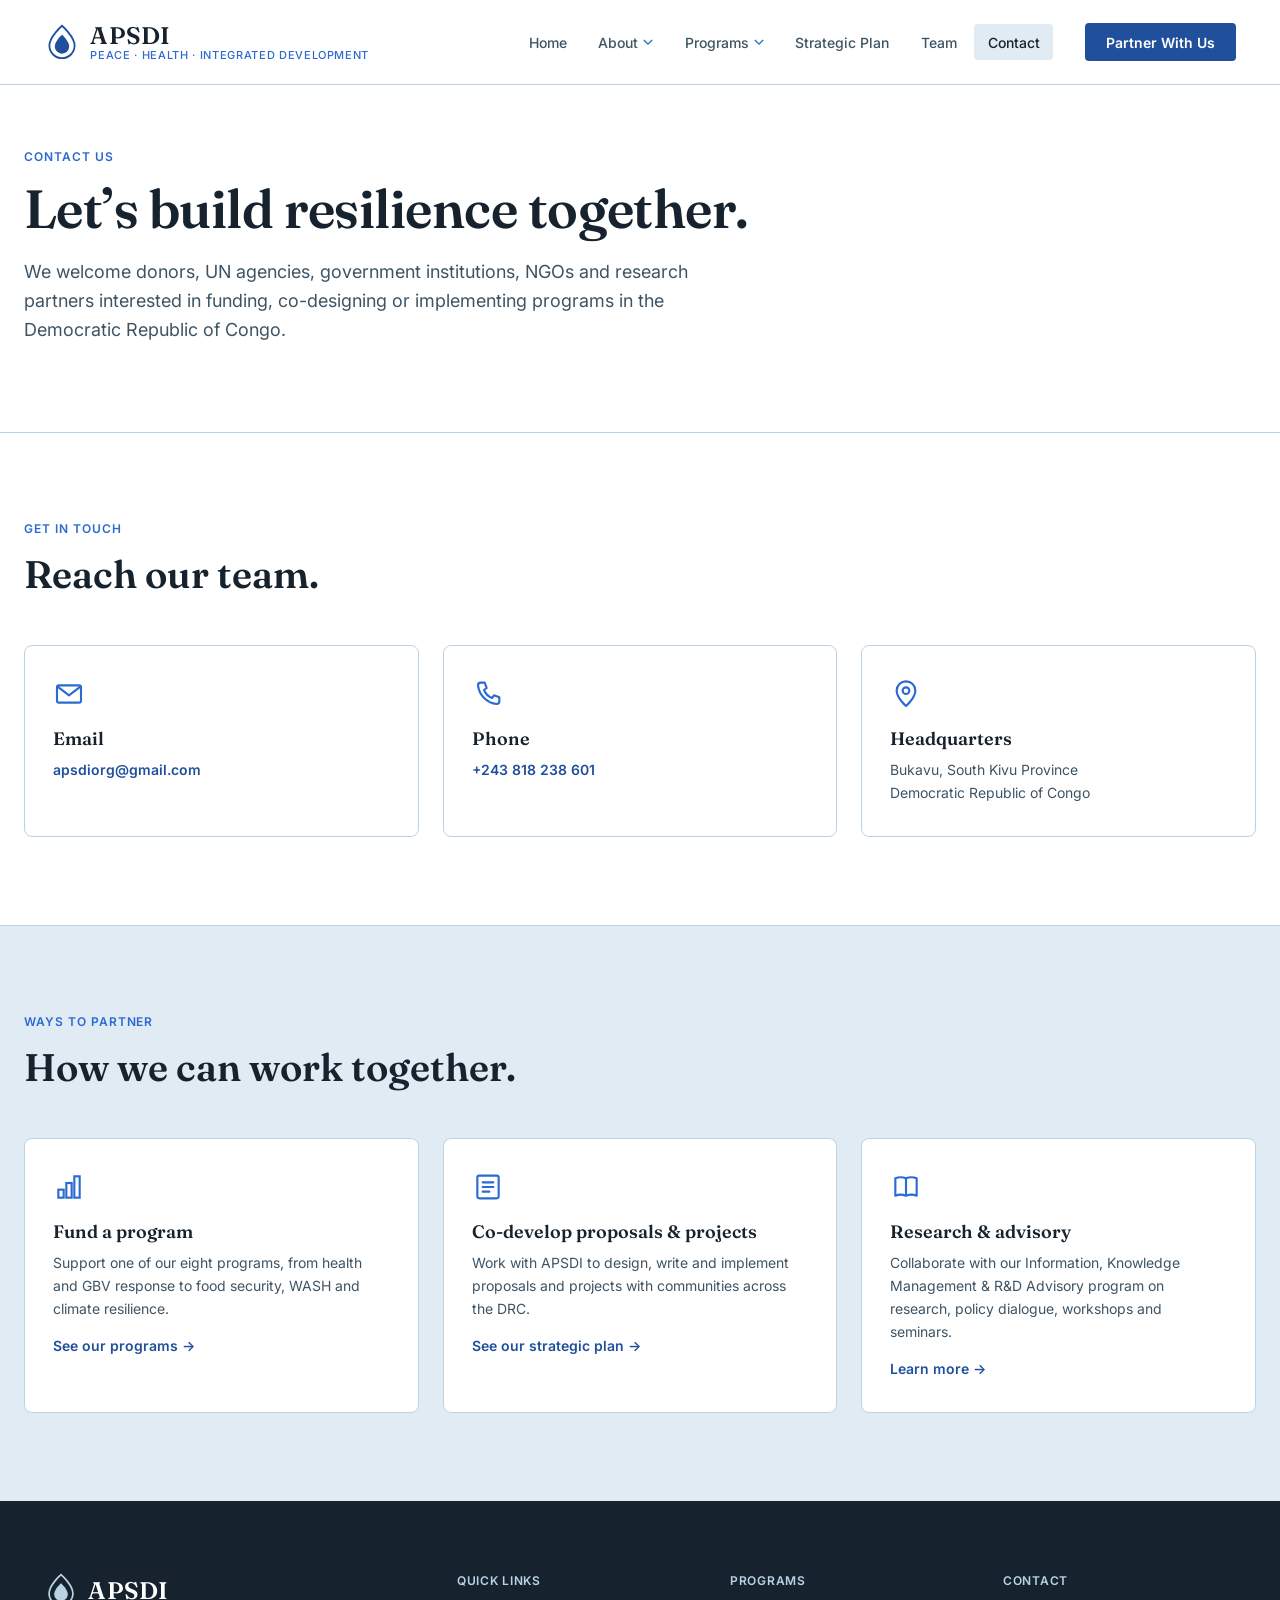
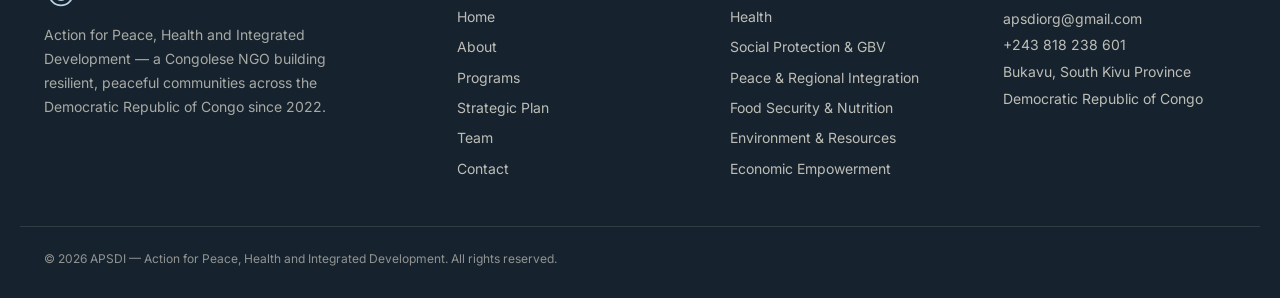
<file: contact.html>
<!DOCTYPE html>
<html lang="en">

<head>
  <!-- Core -->
  <meta charset="UTF-8">
  <meta name="viewport" content="width=device-width, initial-scale=1.0">
  <title>Contact & Partnerships | APSDI</title>
  <meta name="description"
    content="Contact APSDI in Bukavu, South Kivu, DRC to discuss funding, joint proposals, research collaboration or project partnerships.">
  <meta name="robots" content="index, follow">

  <!-- Favicon / app icons -->
  <link rel="icon" href="assets/favicon.svg" type="image/svg+xml">
  <link rel="icon" href="assets/favicon-32.png" sizes="32x32" type="image/png">
  <link rel="apple-touch-icon" href="assets/apple-touch-icon.png">
  <meta name="theme-color" content="#16232E">

  <!-- Open Graph / social sharing (og:image and canonical become full URLs once the domain is set) -->
  <meta property="og:type" content="website">
  <meta property="og:site_name" content="APSDI">
  <meta property="og:title" content="Contact & Partnerships | APSDI">
  <meta property="og:description" content="Contact APSDI in Bukavu, South Kivu, DRC to discuss funding, joint proposals, research collaboration or project partnerships.">
  <meta property="og:image" content="assets/og-cover.jpg">
  <meta property="og:locale" content="en_US">
  <meta name="twitter:card" content="summary_large_image">

  <!-- Fonts: preconnect first, then a single stylesheet request -->
  <link rel="preconnect" href="https://fonts.googleapis.com">
  <link rel="preconnect" href="https://fonts.gstatic.com" crossorigin>
  <link
    href="https://fonts.googleapis.com/css2?family=Fraunces:opsz,wght@9..144,400;9..144,500;9..144,600;9..144,700&family=Inter:wght@400;500;600;700&display=swap"
    rel="stylesheet">

  <!-- Styles -->
  <link rel="stylesheet" href="css/styles.css">

  <!-- Deferred JS — parsed but executed after DOM, no render block -->
  <script src="js/main.js" defer></script>
</head>

<body>

  <a class="skip-link" href="#main">Skip to content</a>

  <header class="site-header" id="siteHeader">
    <div class="header-inner">

      <a href="index.html" class="brand" aria-label="APSDI home">
        <span class="brand-mark" aria-hidden="true">
          <svg viewBox="0 0 40 40" width="36" height="36">
            <path d="M20 2 C20 2 6 14 6 24 A14 14 0 0 0 34 24 C34 14 20 2 20 2 Z" fill="none" stroke="currentColor"
              stroke-width="2" />
            <path d="M20 12 C20 12 12 19 12 25 A8 8 0 0 0 28 25 C28 19 20 12 20 12 Z" fill="currentColor" />
          </svg>
        </span>
        <span class="brand-text">
          <span class="brand-name">APSDI</span>
          <span class="brand-tagline">Peace · Health · Integrated Development</span>
        </span>
      </a>

      <button class="nav-toggle" id="navToggle" aria-expanded="false" aria-controls="primaryNav" aria-label="Open menu">
        <span class="nav-toggle-bar"></span>
        <span class="nav-toggle-bar"></span>
        <span class="nav-toggle-bar"></span>
      </button>

      <nav class="primary-nav" id="primaryNav" aria-label="Primary">
        <ul class="nav-list">

          <li class="nav-item">
            <a href="index.html" class="nav-link">Home</a>
          </li>

          <li class="nav-item has-dropdown">
            <button class="nav-link nav-dropdown-trigger" aria-expanded="false" aria-controls="dropdown-about">
              About
              <svg class="chevron" viewBox="0 0 12 8" width="10" height="7" aria-hidden="true">
                <path d="M1 1l5 5 5-5" fill="none" stroke="currentColor" stroke-width="1.6" />
              </svg>
            </button>
            <div class="dropdown" id="dropdown-about">
              <a href="about.html#who-we-are" class="dropdown-link">
                <span class="dropdown-link-title">Who We Are</span>
                <span class="dropdown-link-desc">Legal status, mandate and identity</span>
              </a>
              <a href="about.html#vision-mission" class="dropdown-link">
                <span class="dropdown-link-title">Vision &amp; Mission</span>
                <span class="dropdown-link-desc">What we're working toward</span>
              </a>
              <a href="about.html#core-values" class="dropdown-link">
                <span class="dropdown-link-title">Core Values</span>
                <span class="dropdown-link-desc">The principles behind our work</span>
              </a>
              <a href="about.html#governance" class="dropdown-link">
                <span class="dropdown-link-title">Governance</span>
                <span class="dropdown-link-desc">Board, assembly &amp; oversight</span>
              </a>
            </div>
          </li>

          <li class="nav-item has-dropdown">
            <button class="nav-link nav-dropdown-trigger" aria-expanded="false" aria-controls="dropdown-programs">
              Programs
              <svg class="chevron" viewBox="0 0 12 8" width="10" height="7" aria-hidden="true">
                <path d="M1 1l5 5 5-5" fill="none" stroke="currentColor" stroke-width="1.6" />
              </svg>
            </button>
            <div class="dropdown" id="dropdown-programs">
              <a href="programs.html#peace-governance" class="dropdown-link">
                <span class="dropdown-link-title">Peace &amp; Governance</span>
                <span class="dropdown-link-desc">Social cohesion, protection, regional integration</span>
              </a>
              <a href="programs.html#health-nutrition" class="dropdown-link">
                <span class="dropdown-link-title">Health &amp; Nutrition</span>
                <span class="dropdown-link-desc">Community health, food security, WASH</span>
              </a>
              <a href="programs.html#environment-livelihoods" class="dropdown-link">
                <span class="dropdown-link-title">Environment &amp; Livelihoods</span>
                <span class="dropdown-link-desc">Natural resources, SMEs, digital inclusion</span>
              </a>
              <div class="dropdown-divider"></div>
              <a href="programs.html" class="dropdown-link dropdown-link-all">
                <span class="dropdown-link-title">View all programs →</span>
              </a>
            </div>
          </li>

          <li class="nav-item">
            <a href="strategic-plan.html" class="nav-link">Strategic Plan</a>
          </li>

          <li class="nav-item">
            <a href="team.html" class="nav-link">Team</a>
          </li>

          <!-- Publications: hidden until there are reports to share.
          <li class="nav-item">
            <a href="publications.html" class="nav-link">Publications</a>
          </li>
          -->

          <li class="nav-item">
            <a href="contact.html" class="nav-link" aria-current="page">Contact</a>
          </li>

        </ul>

        <a href="contact.html" class="btn btn-cta nav-cta">Partner With Us</a>
      </nav>

    </div>
  </header>

  <main id="main">

    <section class="hero page-hero" id="top">
      <div class="hero-inner">
        <div class="hero-content">
          <p class="eyebrow">Contact Us</p>
          <h1 class="hero-title">Let&#8217;s build resilience together.</h1>
          <p class="hero-lead">
            We welcome donors, UN agencies, government institutions, NGOs and research partners interested in funding, co-designing or implementing programs in the Democratic Republic of Congo.
          </p>
        </div>
      </div>
    </section>

    <section class="governance" id="get-in-touch">
      <div class="governance-inner">

        <div class="section-heading">
          <p class="eyebrow">Get in Touch</p>
          <h2 class="section-title">Reach our team.</h2>
        </div>

        <div class="governance-grid">

          <div class="governance-card">
            <svg class="governance-icon" viewBox="0 0 24 24" aria-hidden="true">
              <rect x="3" y="5.5" width="18" height="13" rx="1.5" fill="none" stroke="currentColor" stroke-width="1.6" /><path d="m3.5 6.5 8.5 6.5 8.5-6.5" fill="none" stroke="currentColor" stroke-width="1.6" stroke-linejoin="round" />
            </svg>
            <h3 class="governance-title">Email</h3>
            <p class="governance-desc"><a href="mailto:apsdiorg@gmail.com" class="program-link">apsdiorg@gmail.com</a></p>
          </div>

          <div class="governance-card">
            <svg class="governance-icon" viewBox="0 0 24 24" aria-hidden="true">
              <path d="M6.5 3.5h3l1.5 4-2 1.5a11 11 0 0 0 6 6l1.5-2 4 1.5v3a2 2 0 0 1-2 2A16 16 0 0 1 4.5 5.5a2 2 0 0 1 2-2z" fill="none" stroke="currentColor" stroke-width="1.6" stroke-linejoin="round" />
            </svg>
            <h3 class="governance-title">Phone</h3>
            <p class="governance-desc"><a href="tel:+243818238601" class="program-link">+243 818 238 601</a></p>
          </div>

          <div class="governance-card">
            <svg class="governance-icon" viewBox="0 0 24 24" aria-hidden="true">
              <path d="M12 21s-7-6.2-7-11.5a7 7 0 0 1 14 0C19 14.8 12 21 12 21z" fill="none" stroke="currentColor" stroke-width="1.6" stroke-linejoin="round" /><circle cx="12" cy="9.5" r="2.5" fill="none" stroke="currentColor" stroke-width="1.6" />
            </svg>
            <h3 class="governance-title">Headquarters</h3>
            <p class="governance-desc">Bukavu, South Kivu Province<br>Democratic Republic of Congo</p>
          </div>

        </div>

      </div>
    </section>

    <section class="governance section-alt" id="ways-to-partner">
      <div class="governance-inner">

        <div class="section-heading">
          <p class="eyebrow">Ways to Partner</p>
          <h2 class="section-title">How we can work together.</h2>
        </div>

        <div class="governance-grid">

          <div class="governance-card">
            <svg class="governance-icon" viewBox="0 0 24 24" aria-hidden="true">
              <rect x="4" y="14" width="4" height="6" fill="none" stroke="currentColor" stroke-width="1.6" /><rect x="10" y="9" width="4" height="11" fill="none" stroke="currentColor" stroke-width="1.6" /><rect x="16" y="4" width="4" height="16" fill="none" stroke="currentColor" stroke-width="1.6" />
            </svg>
            <h3 class="governance-title">Fund a program</h3>
            <p class="governance-desc">Support one of our eight programs, from health and GBV response to food security,
              WASH and climate resilience.</p>
            <p class="governance-desc"><a href="programs.html" class="program-link">See our programs →</a></p>
          </div>

          <div class="governance-card">
            <svg class="governance-icon" viewBox="0 0 24 24" aria-hidden="true">
              <rect x="4" y="3.5" width="16" height="17" rx="1.5" fill="none" stroke="currentColor" stroke-width="1.6" /><path d="M8 8.5h8M8 12h8M8 15.5h5" stroke="currentColor" stroke-width="1.6" stroke-linecap="round" />
            </svg>
            <h3 class="governance-title">Co-develop proposals &amp; projects</h3>
            <p class="governance-desc">Work with APSDI to design, write and implement proposals and projects with
              communities across the DRC.</p>
            <p class="governance-desc"><a href="strategic-plan.html" class="program-link">See our strategic plan →</a></p>
          </div>

          <div class="governance-card">
            <svg class="governance-icon" viewBox="0 0 24 24" aria-hidden="true">
              <path d="M4 5.5c2.5-1 5.5-1 8 0 2.5-1 5.5-1 8 0v13c-2.5-1-5.5-1-8 0-2.5-1-5.5-1-8 0z" fill="none" stroke="currentColor" stroke-width="1.6" stroke-linejoin="round" /><path d="M12 5.5v13" stroke="currentColor" stroke-width="1.6" />
            </svg>
            <h3 class="governance-title">Research &amp; advisory</h3>
            <p class="governance-desc">Collaborate with our Information, Knowledge Management &amp; R&amp;D Advisory
              program on research, policy dialogue, workshops and seminars.</p>
            <p class="governance-desc"><a href="programs.html#knowledge-rd" class="program-link">Learn more →</a></p>
          </div>

        </div>

      </div>
    </section>

  </main>

  <footer class="site-footer">
    <div class="footer-inner">

      <div class="footer-brand">
        <a href="index.html" class="brand" aria-label="APSDI home">
          <span class="brand-mark" aria-hidden="true">
            <svg viewBox="0 0 40 40" width="34" height="34">
            <path d="M20 2 C20 2 6 14 6 24 A14 14 0 0 0 34 24 C34 14 20 2 20 2 Z" fill="none" stroke="currentColor"
              stroke-width="2" />
            <path d="M20 12 C20 12 12 19 12 25 A8 8 0 0 0 28 25 C28 19 20 12 20 12 Z" fill="currentColor" />
          </svg>
          </span>
          <span class="brand-name footer-brand-name">APSDI</span>
        </a>
        <p class="footer-blurb">
          Action for Peace, Health and Integrated Development — a Congolese
          NGO building resilient, peaceful communities across the Democratic
          Republic of Congo since 2022.
        </p>
      </div>

      <nav class="footer-col" aria-label="Quick links">
        <h3 class="footer-col-title">Quick Links</h3>
        <ul>
          <li><a href="index.html">Home</a></li>
          <li><a href="about.html">About</a></li>
          <li><a href="programs.html">Programs</a></li>
          <li><a href="strategic-plan.html">Strategic Plan</a></li>
          <li><a href="team.html">Team</a></li>
          <li><a href="contact.html">Contact</a></li>
        </ul>
      </nav>

      <nav class="footer-col" aria-label="Programs">
        <h3 class="footer-col-title">Programs</h3>
        <ul>
          <li><a href="programs.html#health">Health</a></li>
          <li><a href="programs.html#gbv-response">Social Protection &amp; GBV</a></li>
          <li><a href="programs.html#peace-cohesion">Peace &amp; Regional Integration</a></li>
          <li><a href="programs.html#food-security">Food Security &amp; Nutrition</a></li>
          <li><a href="programs.html#environment">Environment &amp; Resources</a></li>
          <li><a href="programs.html#economic-empowerment">Economic Empowerment</a></li>
        </ul>
      </nav>

      <div class="footer-col footer-contact">
        <h3 class="footer-col-title">Contact</h3>
        <address>
          <!-- Email marked "to be replaced" in source content — swap once confirmed -->
          <a href="mailto:apsdiorg@gmail.com">apsdiorg@gmail.com</a><br>
          <a href="tel:+243818238601">+243 818 238 601</a><br>
          Bukavu, South Kivu Province<br>
          Democratic Republic of Congo
        </address>
      </div>

    </div>

    <div class="footer-bottom">
      <p>&copy; 2026 APSDI — Action for Peace, Health and Integrated Development. All rights reserved.</p>
    </div>
  </footer>

</body>

</html>
</file>
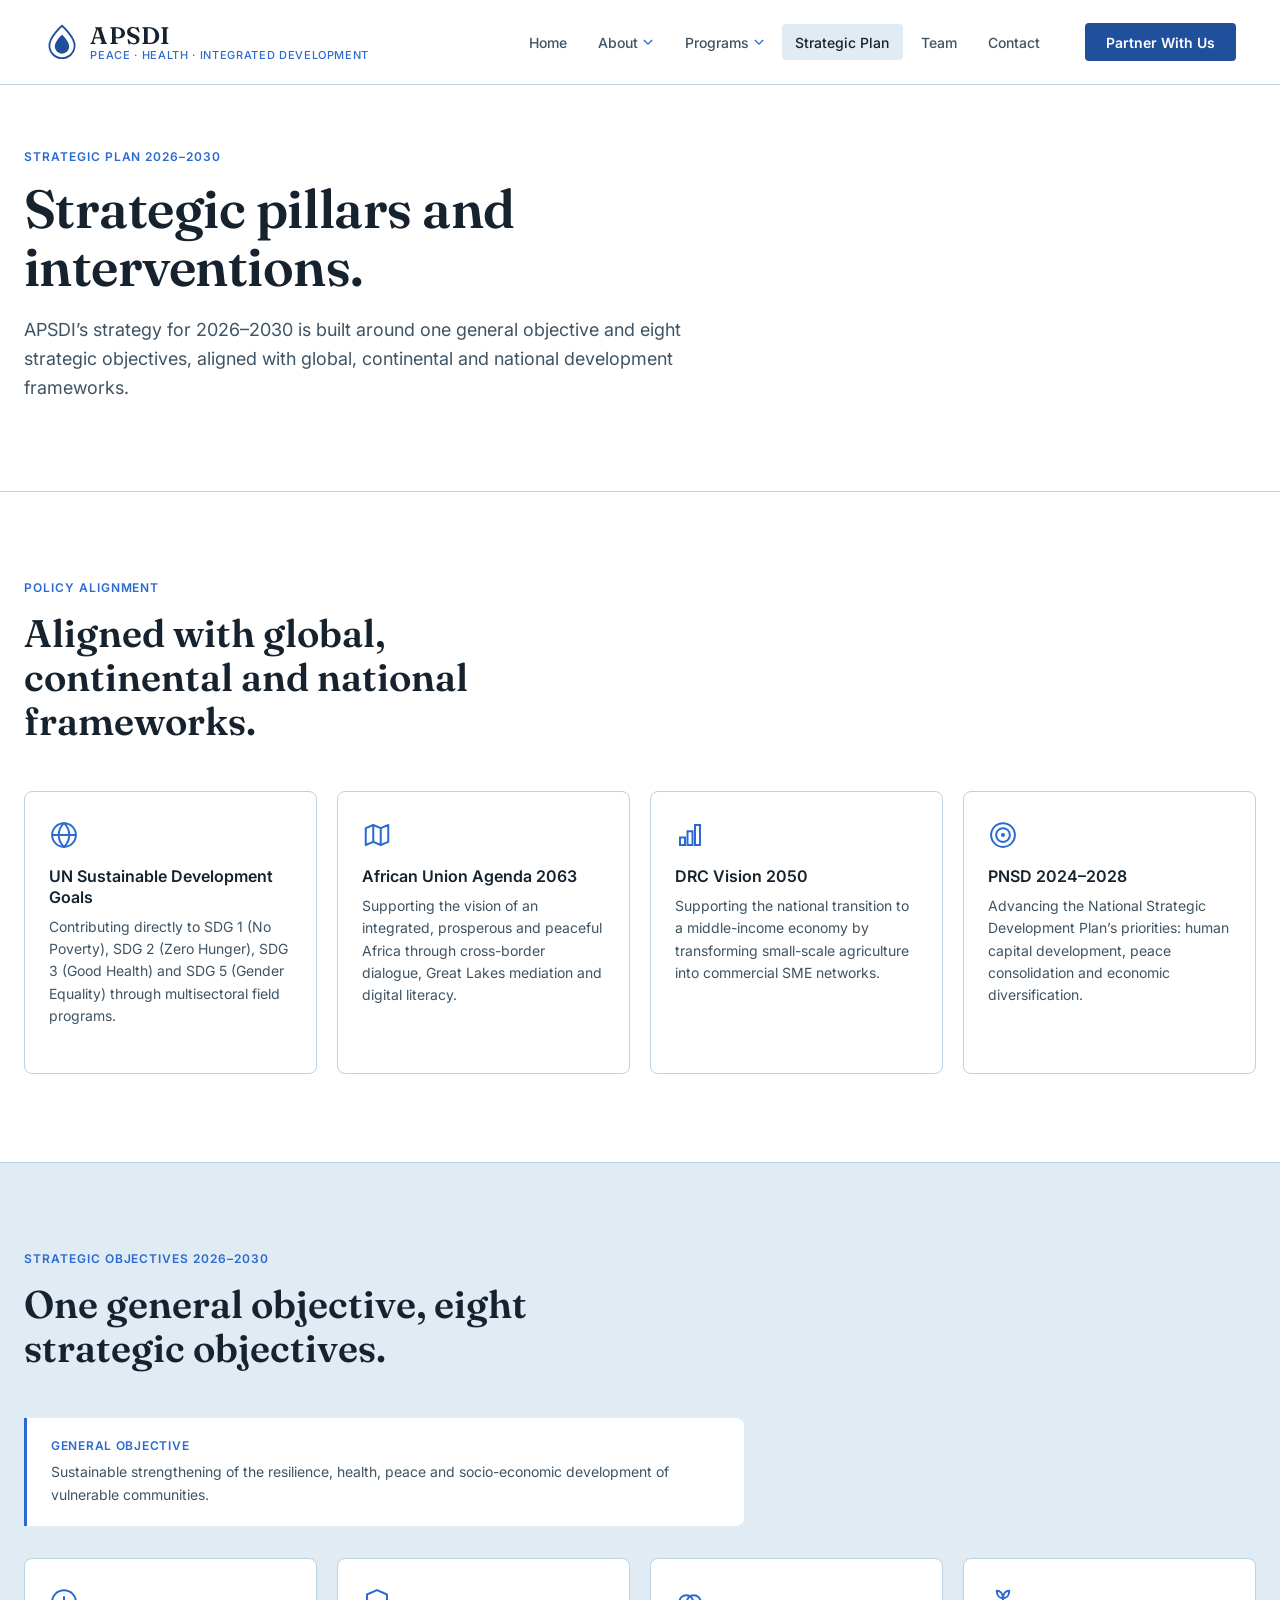
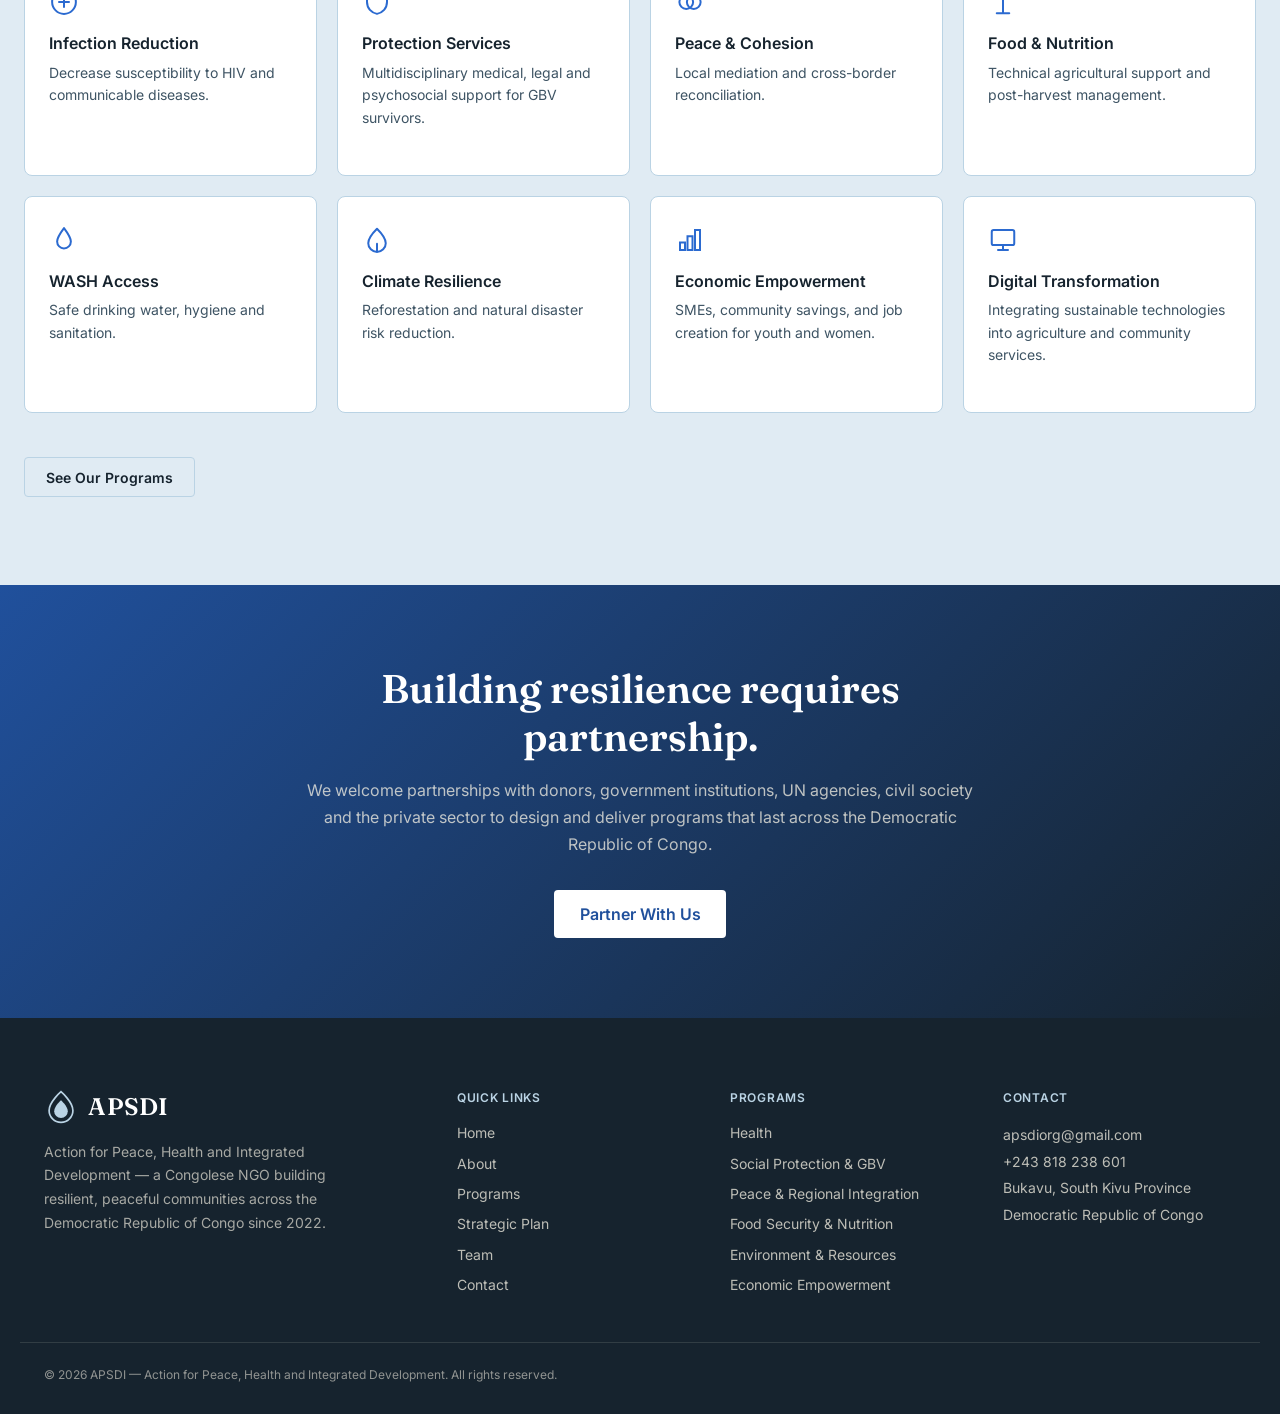
<file: strategic-plan.html>
<!DOCTYPE html>
<html lang="en">

<head>
  <!-- Core -->
  <meta charset="UTF-8">
  <meta name="viewport" content="width=device-width, initial-scale=1.0">
  <title>Strategic Plan 2026–2030 | APSDI</title>
  <meta name="description"
    content="APSDI Strategic Plan 2026–2030: one general objective and eight strategic objectives aligned with the SDGs, AU Agenda 2063, DRC Vision 2050 and PNSD 2024–2028.">
  <meta name="robots" content="index, follow">

  <!-- Favicon / app icons -->
  <link rel="icon" href="assets/favicon.svg" type="image/svg+xml">
  <link rel="icon" href="assets/favicon-32.png" sizes="32x32" type="image/png">
  <link rel="apple-touch-icon" href="assets/apple-touch-icon.png">
  <meta name="theme-color" content="#16232E">

  <!-- Open Graph / social sharing (og:image and canonical become full URLs once the domain is set) -->
  <meta property="og:type" content="website">
  <meta property="og:site_name" content="APSDI">
  <meta property="og:title" content="Strategic Plan 2026–2030 | APSDI">
  <meta property="og:description" content="APSDI Strategic Plan 2026–2030: one general objective and eight strategic objectives aligned with the SDGs, AU Agenda 2063, DRC Vision 2050 and PNSD 2024–2028.">
  <meta property="og:image" content="assets/og-cover.jpg">
  <meta property="og:locale" content="en_US">
  <meta name="twitter:card" content="summary_large_image">

  <!-- Fonts: preconnect first, then a single stylesheet request -->
  <link rel="preconnect" href="https://fonts.googleapis.com">
  <link rel="preconnect" href="https://fonts.gstatic.com" crossorigin>
  <link
    href="https://fonts.googleapis.com/css2?family=Fraunces:opsz,wght@9..144,400;9..144,500;9..144,600;9..144,700&family=Inter:wght@400;500;600;700&display=swap"
    rel="stylesheet">

  <!-- Styles -->
  <link rel="stylesheet" href="css/styles.css">

  <!-- Deferred JS — parsed but executed after DOM, no render block -->
  <script src="js/main.js" defer></script>
</head>

<body>

  <a class="skip-link" href="#main">Skip to content</a>

  <header class="site-header" id="siteHeader">
    <div class="header-inner">

      <a href="index.html" class="brand" aria-label="APSDI home">
        <span class="brand-mark" aria-hidden="true">
          <svg viewBox="0 0 40 40" width="36" height="36">
            <path d="M20 2 C20 2 6 14 6 24 A14 14 0 0 0 34 24 C34 14 20 2 20 2 Z" fill="none" stroke="currentColor"
              stroke-width="2" />
            <path d="M20 12 C20 12 12 19 12 25 A8 8 0 0 0 28 25 C28 19 20 12 20 12 Z" fill="currentColor" />
          </svg>
        </span>
        <span class="brand-text">
          <span class="brand-name">APSDI</span>
          <span class="brand-tagline">Peace · Health · Integrated Development</span>
        </span>
      </a>

      <button class="nav-toggle" id="navToggle" aria-expanded="false" aria-controls="primaryNav" aria-label="Open menu">
        <span class="nav-toggle-bar"></span>
        <span class="nav-toggle-bar"></span>
        <span class="nav-toggle-bar"></span>
      </button>

      <nav class="primary-nav" id="primaryNav" aria-label="Primary">
        <ul class="nav-list">

          <li class="nav-item">
            <a href="index.html" class="nav-link">Home</a>
          </li>

          <li class="nav-item has-dropdown">
            <button class="nav-link nav-dropdown-trigger" aria-expanded="false" aria-controls="dropdown-about">
              About
              <svg class="chevron" viewBox="0 0 12 8" width="10" height="7" aria-hidden="true">
                <path d="M1 1l5 5 5-5" fill="none" stroke="currentColor" stroke-width="1.6" />
              </svg>
            </button>
            <div class="dropdown" id="dropdown-about">
              <a href="about.html#who-we-are" class="dropdown-link">
                <span class="dropdown-link-title">Who We Are</span>
                <span class="dropdown-link-desc">Legal status, mandate and identity</span>
              </a>
              <a href="about.html#vision-mission" class="dropdown-link">
                <span class="dropdown-link-title">Vision &amp; Mission</span>
                <span class="dropdown-link-desc">What we're working toward</span>
              </a>
              <a href="about.html#core-values" class="dropdown-link">
                <span class="dropdown-link-title">Core Values</span>
                <span class="dropdown-link-desc">The principles behind our work</span>
              </a>
              <a href="about.html#governance" class="dropdown-link">
                <span class="dropdown-link-title">Governance</span>
                <span class="dropdown-link-desc">Board, assembly &amp; oversight</span>
              </a>
            </div>
          </li>

          <li class="nav-item has-dropdown">
            <button class="nav-link nav-dropdown-trigger" aria-expanded="false" aria-controls="dropdown-programs">
              Programs
              <svg class="chevron" viewBox="0 0 12 8" width="10" height="7" aria-hidden="true">
                <path d="M1 1l5 5 5-5" fill="none" stroke="currentColor" stroke-width="1.6" />
              </svg>
            </button>
            <div class="dropdown" id="dropdown-programs">
              <a href="programs.html#peace-governance" class="dropdown-link">
                <span class="dropdown-link-title">Peace &amp; Governance</span>
                <span class="dropdown-link-desc">Social cohesion, protection, regional integration</span>
              </a>
              <a href="programs.html#health-nutrition" class="dropdown-link">
                <span class="dropdown-link-title">Health &amp; Nutrition</span>
                <span class="dropdown-link-desc">Community health, food security, WASH</span>
              </a>
              <a href="programs.html#environment-livelihoods" class="dropdown-link">
                <span class="dropdown-link-title">Environment &amp; Livelihoods</span>
                <span class="dropdown-link-desc">Natural resources, SMEs, digital inclusion</span>
              </a>
              <div class="dropdown-divider"></div>
              <a href="programs.html" class="dropdown-link dropdown-link-all">
                <span class="dropdown-link-title">View all programs →</span>
              </a>
            </div>
          </li>

          <li class="nav-item">
            <a href="strategic-plan.html" class="nav-link" aria-current="page">Strategic Plan</a>
          </li>

          <li class="nav-item">
            <a href="team.html" class="nav-link">Team</a>
          </li>

          <!-- Publications: hidden until there are reports to share.
          <li class="nav-item">
            <a href="publications.html" class="nav-link">Publications</a>
          </li>
          -->

          <li class="nav-item">
            <a href="contact.html" class="nav-link">Contact</a>
          </li>

        </ul>

        <a href="contact.html" class="btn btn-cta nav-cta">Partner With Us</a>
      </nav>

    </div>
  </header>

  <main id="main">

    <section class="hero page-hero" id="top">
      <div class="hero-inner">
        <div class="hero-content">
          <p class="eyebrow">Strategic Plan 2026–2030</p>
          <h1 class="hero-title">Strategic pillars and interventions.</h1>
          <p class="hero-lead">
            APSDI&#8217;s strategy for 2026–2030 is built around one general objective and eight strategic objectives, aligned with global, continental and national development frameworks.
          </p>
        </div>
      </div>
    </section>

    <section class="programs" id="alignment">
      <div class="programs-inner">

        <div class="section-heading">
          <p class="eyebrow">Policy Alignment</p>
          <h2 class="section-title">Aligned with global, continental and national frameworks.</h2>
        </div>

        <div class="programs-grid">

          <article class="program-card">
            <svg class="program-icon" viewBox="0 0 24 24" aria-hidden="true">
              <circle cx="12" cy="12" r="9.5" fill="none" stroke="currentColor" stroke-width="1.6" /><path d="M2.5 12h19M12 2.5c2.8 2.6 4.2 5.8 4.2 9.5s-1.4 6.9-4.2 9.5c-2.8-2.6-4.2-5.8-4.2-9.5s1.4-6.9 4.2-9.5z" fill="none" stroke="currentColor" stroke-width="1.6" />
            </svg>
            <h3 class="program-title">UN Sustainable Development Goals</h3>
            <p class="program-desc">Contributing directly to SDG 1 (No Poverty), SDG 2 (Zero Hunger), SDG 3 (Good Health) and SDG 5 (Gender Equality) through multisectoral field programs.</p>
          </article>

          <article class="program-card">
            <svg class="program-icon" viewBox="0 0 24 24" aria-hidden="true">
              <path d="M3 6.5 9 4l6 2.5L21 4v13.5L15 20l-6-2.5L3 20z" fill="none" stroke="currentColor" stroke-width="1.6" stroke-linejoin="round" /><path d="M9 4v13.5M15 6.5V20" fill="none" stroke="currentColor" stroke-width="1.6" />
            </svg>
            <h3 class="program-title">African Union Agenda 2063</h3>
            <p class="program-desc">Supporting the vision of an integrated, prosperous and peaceful Africa through cross-border dialogue, Great Lakes mediation and digital literacy.</p>
          </article>

          <article class="program-card">
            <svg class="program-icon" viewBox="0 0 24 24" aria-hidden="true">
              <rect x="4" y="14" width="4" height="6" fill="none" stroke="currentColor" stroke-width="1.6" /><rect x="10" y="9" width="4" height="11" fill="none" stroke="currentColor" stroke-width="1.6" /><rect x="16" y="4" width="4" height="16" fill="none" stroke="currentColor" stroke-width="1.6" />
            </svg>
            <h3 class="program-title">DRC Vision 2050</h3>
            <p class="program-desc">Supporting the national transition to a middle-income economy by transforming small-scale agriculture into commercial SME networks.</p>
          </article>

          <article class="program-card">
            <svg class="program-icon" viewBox="0 0 24 24" aria-hidden="true">
              <circle cx="12" cy="12" r="9.5" fill="none" stroke="currentColor" stroke-width="1.6" /><circle cx="12" cy="12" r="5.5" fill="none" stroke="currentColor" stroke-width="1.6" /><circle cx="12" cy="12" r="1.6" fill="currentColor" />
            </svg>
            <h3 class="program-title">PNSD 2024–2028</h3>
            <p class="program-desc">Advancing the National Strategic Development Plan&#8217;s priorities: human capital development, peace consolidation and economic diversification.</p>
          </article>

        </div>

      </div>
    </section>

    <section class="programs section-alt" id="objectives">
      <div class="programs-inner">

        <div class="section-heading">
          <p class="eyebrow">Strategic Objectives 2026–2030</p>
          <h2 class="section-title">One general objective, eight strategic objectives.</h2>
        </div>

        <div class="mission-objective strategic-objective">
          <span class="mission-objective-label">General Objective</span>
          <p class="mission-objective-text">
            Sustainable strengthening of the resilience, health, peace and
            socio-economic development of vulnerable communities.
          </p>
        </div>

        <div class="programs-grid">

          <article class="program-card">
            <svg class="program-icon" viewBox="0 0 24 24" aria-hidden="true">
              <circle cx="12" cy="12" r="9.5" fill="none" stroke="currentColor" stroke-width="1.6" /><path d="M12 8v8M8 12h8" stroke="currentColor" stroke-width="1.6" stroke-linecap="round" />
            </svg>
            <h3 class="program-title">Infection Reduction</h3>
            <p class="program-desc">Decrease susceptibility to HIV and communicable diseases.</p>
          </article>

          <article class="program-card">
            <svg class="program-icon" viewBox="0 0 24 24" aria-hidden="true">
              <path d="M12 2.5 20 6v6c0 5-3.5 8.5-8 9.5-4.5-1-8-4.5-8-9.5V6z" fill="none" stroke="currentColor" stroke-width="1.6" stroke-linejoin="round" />
            </svg>
            <h3 class="program-title">Protection Services</h3>
            <p class="program-desc">Multidisciplinary medical, legal and psychosocial support for GBV survivors.</p>
          </article>

          <article class="program-card">
            <svg class="program-icon" viewBox="0 0 24 24" aria-hidden="true">
              <circle cx="9" cy="12" r="5.5" fill="none" stroke="currentColor" stroke-width="1.6" /><circle cx="15" cy="12" r="5.5" fill="none" stroke="currentColor" stroke-width="1.6" />
            </svg>
            <h3 class="program-title">Peace &amp; Cohesion</h3>
            <p class="program-desc">Local mediation and cross-border reconciliation.</p>
          </article>

          <article class="program-card">
            <svg class="program-icon" viewBox="0 0 24 24" aria-hidden="true">
              <path d="M12 21V9M12 9c0-3.5-2-6-5-6 0 3.5 2 6 5 6zm0 0c0-3.5 2-6 5-6 0 3.5-2 6-5 6zM7 21h10" fill="none" stroke="currentColor" stroke-width="1.6" stroke-linecap="round" stroke-linejoin="round" />
            </svg>
            <h3 class="program-title">Food &amp; Nutrition</h3>
            <p class="program-desc">Technical agricultural support and post-harvest management.</p>
          </article>

          <article class="program-card">
            <svg class="program-icon" viewBox="0 0 24 24" aria-hidden="true">
              <path d="M12 2.5c3 4 5.5 7.6 5.5 10.7a5.5 5.5 0 0 1-11 0c0-3.1 2.5-6.7 5.5-10.7z" fill="none" stroke="currentColor" stroke-width="1.6" stroke-linejoin="round" />
            </svg>
            <h3 class="program-title">WASH Access</h3>
            <p class="program-desc">Safe drinking water, hygiene and sanitation.</p>
          </article>

          <article class="program-card">
            <svg class="program-icon" viewBox="0 0 24 24" aria-hidden="true">
              <path d="M12 3C8 7 5 10.5 5 14.5A7 7 0 0 0 19 14.5C19 10.5 16 7 12 3z" fill="none" stroke="currentColor" stroke-width="1.6" stroke-linejoin="round" /><path d="M12 21v-6" stroke="currentColor" stroke-width="1.6" stroke-linecap="round" />
            </svg>
            <h3 class="program-title">Climate Resilience</h3>
            <p class="program-desc">Reforestation and natural disaster risk reduction.</p>
          </article>

          <article class="program-card">
            <svg class="program-icon" viewBox="0 0 24 24" aria-hidden="true">
              <rect x="4" y="14" width="4" height="6" fill="none" stroke="currentColor" stroke-width="1.6" /><rect x="10" y="9" width="4" height="11" fill="none" stroke="currentColor" stroke-width="1.6" /><rect x="16" y="4" width="4" height="16" fill="none" stroke="currentColor" stroke-width="1.6" />
            </svg>
            <h3 class="program-title">Economic Empowerment</h3>
            <p class="program-desc">SMEs, community savings, and job creation for youth and women.</p>
          </article>

          <article class="program-card">
            <svg class="program-icon" viewBox="0 0 24 24" aria-hidden="true">
              <rect x="3" y="4" width="18" height="12" rx="1.5" fill="none" stroke="currentColor" stroke-width="1.6" /><path d="M8 20h8M12 16v4" fill="none" stroke="currentColor" stroke-width="1.6" stroke-linecap="round" />
            </svg>
            <h3 class="program-title">Digital Transformation</h3>
            <p class="program-desc">Integrating sustainable technologies into agriculture and community services.</p>
          </article>

        </div>

        <a href="programs.html" class="btn btn-ghost programs-cta">See Our Programs</a>

      </div>
    </section>

    <section class="cta-banner">
      <div class="cta-banner-inner">
        <h2 class="cta-banner-title">Building resilience requires partnership.</h2>
        <p class="cta-banner-text">
          We welcome partnerships with donors, government institutions, UN
          agencies, civil society and the private sector to design and deliver
          programs that last across the Democratic Republic of Congo.
        </p>
        <a href="contact.html" class="btn btn-invert btn-lg">Partner With Us</a>
      </div>
    </section>

  </main>

  <footer class="site-footer">
    <div class="footer-inner">

      <div class="footer-brand">
        <a href="index.html" class="brand" aria-label="APSDI home">
          <span class="brand-mark" aria-hidden="true">
            <svg viewBox="0 0 40 40" width="34" height="34">
            <path d="M20 2 C20 2 6 14 6 24 A14 14 0 0 0 34 24 C34 14 20 2 20 2 Z" fill="none" stroke="currentColor"
              stroke-width="2" />
            <path d="M20 12 C20 12 12 19 12 25 A8 8 0 0 0 28 25 C28 19 20 12 20 12 Z" fill="currentColor" />
          </svg>
          </span>
          <span class="brand-name footer-brand-name">APSDI</span>
        </a>
        <p class="footer-blurb">
          Action for Peace, Health and Integrated Development — a Congolese
          NGO building resilient, peaceful communities across the Democratic
          Republic of Congo since 2022.
        </p>
      </div>

      <nav class="footer-col" aria-label="Quick links">
        <h3 class="footer-col-title">Quick Links</h3>
        <ul>
          <li><a href="index.html">Home</a></li>
          <li><a href="about.html">About</a></li>
          <li><a href="programs.html">Programs</a></li>
          <li><a href="strategic-plan.html">Strategic Plan</a></li>
          <li><a href="team.html">Team</a></li>
          <li><a href="contact.html">Contact</a></li>
        </ul>
      </nav>

      <nav class="footer-col" aria-label="Programs">
        <h3 class="footer-col-title">Programs</h3>
        <ul>
          <li><a href="programs.html#health">Health</a></li>
          <li><a href="programs.html#gbv-response">Social Protection &amp; GBV</a></li>
          <li><a href="programs.html#peace-cohesion">Peace &amp; Regional Integration</a></li>
          <li><a href="programs.html#food-security">Food Security &amp; Nutrition</a></li>
          <li><a href="programs.html#environment">Environment &amp; Resources</a></li>
          <li><a href="programs.html#economic-empowerment">Economic Empowerment</a></li>
        </ul>
      </nav>

      <div class="footer-col footer-contact">
        <h3 class="footer-col-title">Contact</h3>
        <address>
          <!-- Email marked "to be replaced" in source content — swap once confirmed -->
          <a href="mailto:apsdiorg@gmail.com">apsdiorg@gmail.com</a><br>
          <a href="tel:+243818238601">+243 818 238 601</a><br>
          Bukavu, South Kivu Province<br>
          Democratic Republic of Congo
        </address>
      </div>

    </div>

    <div class="footer-bottom">
      <p>&copy; 2026 APSDI — Action for Peace, Health and Integrated Development. All rights reserved.</p>
    </div>
  </footer>

</body>

</html>
</file>
<file: css/styles.css>
/* ==========================================================================
   APSDI — Design Tokens
   Blue palette: royal blue primary on white, with a pale sky-blue for
   light backgrounds and borders. Dusk-navy retained as the neutral
   text/dark-surface anchor. Ochre/rust reserve kept for future functional
   use (tags, alerts) — not used in core UI.
   ========================================================================== */

:root {
  /* Color — core */
  --color-ink:            #16232E; /* dusk-navy — primary text, dark surfaces */
  --color-ink-soft:       #3E5464; /* slate — secondary text on light */
  --color-parchment:      #FFFFFF; /* page background */
  --color-parchment-dim:  #E0EBF3; /* soft pale-blue tint — alt section backgrounds, hover states */
  --color-lake:           #2B6AD0; /* primary brand blue — links, icons, dropdown accents, CTAs */
  --color-lake-dark:      #20509C; /* deep blue — CTA hover, dark gradients */
  --color-lake-bright:    #BAD3E4; /* pale blue — borders, light highlights on dark backgrounds */
  --color-mist:           #BAD3E4; /* borders, hairlines */
  --color-white:          #FFFFFF;

  /* Color — reserve (not used in core UI; keep for future functional states) */
  --color-ochre-reserve:  #C48A2E;
  --color-rust-reserve:   #9A4B2C;

  /* Type */
  --font-display: 'Fraunces', Georgia, serif;
  --font-body: 'Inter', -apple-system, BlinkMacSystemFont, 'Segoe UI', sans-serif;

  /* Type scale */
  --text-xs: 0.75rem;
  --text-sm: 0.875rem;
  --text-base: 1rem;
  --text-lg: 1.125rem;
  --text-xl: 1.375rem;

  /* Layout */
  --header-height: 84px;
  --header-height-condensed: 64px;
  --content-max: 1240px;
  --radius-sm: 4px;
  --radius-md: 8px;

  /* Motion */
  --ease: cubic-bezier(0.4, 0, 0.2, 1);
  --duration: 220ms;
}

@media (prefers-reduced-motion: reduce) {
  :root { --duration: 0ms; }
  *, *::before, *::after { animation-duration: 0.001ms !important; transition-duration: 0.001ms !important; }
}

/* ==========================================================================
   Reset (minimal, not a full normalize)
   ========================================================================== */

*, *::before, *::after { box-sizing: border-box; }
html { scroll-behavior: smooth; }
body {
  margin: 0;
  font-family: var(--font-body);
  color: var(--color-ink);
  background: var(--color-parchment);
  -webkit-font-smoothing: antialiased;
}
ul { list-style: none; margin: 0; padding: 0; }
a { color: inherit; text-decoration: none; }
button { font: inherit; color: inherit; background: none; border: none; cursor: pointer; padding: 0; }
svg { display: block; }

.skip-link {
  position: absolute;
  left: -9999px;
  top: 0;
  background: var(--color-ink);
  color: var(--color-parchment);
  padding: 0.75rem 1.25rem;
  z-index: 1000;
  border-radius: 0 0 var(--radius-sm) 0;
}
.skip-link:focus {
  left: 0;
}

/* Visible keyboard focus everywhere */
a:focus-visible,
button:focus-visible {
  outline: 2px solid var(--color-lake-bright);
  outline-offset: 3px;
  border-radius: var(--radius-sm);
}

/* ==========================================================================
   Header / Navigation
   ========================================================================== */

.site-header {
  position: sticky;
  top: 0;
  z-index: 100;
  background: var(--color-parchment);
  border-bottom: 1px solid var(--color-mist);
  transition: height var(--duration) var(--ease), box-shadow var(--duration) var(--ease);
}

.site-header.is-scrolled {
  box-shadow: 0 1px 0 rgba(22, 40, 31, 0.04), 0 8px 24px -12px rgba(22, 40, 31, 0.18);
}

.header-inner {
  max-width: var(--content-max);
  margin: 0 auto;
  height: var(--header-height);
  padding: 0 1.5rem;
  display: flex;
  align-items: center;
  justify-content: space-between;
  gap: 2rem;
  transition: height var(--duration) var(--ease);
}
.site-header.is-scrolled .header-inner {
  height: var(--header-height-condensed);
}

/* Brand */
.brand {
  display: flex;
  align-items: center;
  gap: 0.65rem;
  flex-shrink: 0;
}
.brand-mark {
  color: var(--color-lake-dark);
  flex-shrink: 0;
}
.brand-text {
  display: flex;
  flex-direction: column;
  line-height: 1.1;
}
.brand-name {
  font-family: var(--font-display);
  font-weight: 600;
  font-size: 1.5rem;
  letter-spacing: 0.01em;
  color: var(--color-ink);
}
.brand-tagline {
  font-size: 0.6875rem;
  font-weight: 500;
  letter-spacing: 0.06em;
  text-transform: uppercase;
  color: var(--color-lake);
  white-space: nowrap;
}
.site-header.is-scrolled .brand-tagline {
  display: none;
}

/* Primary nav */
.primary-nav {
  display: flex;
  align-items: center;
  gap: 2rem;
  flex: 1;
  justify-content: flex-end;
}
.nav-list {
  display: flex;
  align-items: center;
  gap: 0.25rem;
}
.nav-item { position: relative; }

.nav-link {
  display: flex;
  align-items: center;
  gap: 0.35rem;
  padding: 0.6rem 0.85rem;
  font-size: var(--text-sm);
  font-weight: 500;
  color: var(--color-ink-soft);
  border-radius: var(--radius-sm);
  transition: color var(--duration) var(--ease), background var(--duration) var(--ease);
  white-space: nowrap;
}
.nav-link:hover {
  color: var(--color-ink);
  background: var(--color-parchment-dim);
}
.chevron { transition: transform var(--duration) var(--ease); color: var(--color-lake); }
.nav-dropdown-trigger[aria-expanded="true"] .chevron { transform: rotate(180deg); }

/* Dropdown panels */
.dropdown {
  position: absolute;
  top: calc(100% + 10px);
  left: 0;
  min-width: 260px;
  background: var(--color-white);
  border: 1px solid var(--color-mist);
  border-radius: var(--radius-md);
  box-shadow: 0 16px 40px -16px rgba(22, 40, 31, 0.25);
  padding: 0.5rem;
  display: grid;
  gap: 0.15rem;
  opacity: 0;
  visibility: hidden;
  transform: translateY(4px);
  transition: opacity var(--duration) var(--ease), transform var(--duration) var(--ease), visibility var(--duration);
}
.dropdown-divider {
  height: 1px;
  background: var(--color-mist);
  margin: 0.35rem 0.25rem;
}
.nav-item.is-open .dropdown {
  opacity: 1;
  visibility: visible;
  transform: translateY(0);
}
.dropdown-link {
  display: flex;
  flex-direction: column;
  gap: 0.1rem;
  padding: 0.6rem 0.75rem;
  border-radius: var(--radius-sm);
  transition: background var(--duration) var(--ease);
}
.dropdown-link:hover {
  background: var(--color-parchment-dim);
}
.dropdown-link-title {
  font-size: var(--text-sm);
  font-weight: 500;
  color: var(--color-ink);
}
.dropdown-link-desc {
  font-size: var(--text-xs);
  color: var(--color-ink-soft);
  opacity: 0.75;
}
.dropdown-link-all .dropdown-link-title {
  color: var(--color-lake);
}

/* CTA button */
.btn {
  display: inline-flex;
  align-items: center;
  justify-content: center;
  padding: 0.65rem 1.3rem;
  font-size: var(--text-sm);
  font-weight: 600;
  border-radius: var(--radius-sm);
  transition: background var(--duration) var(--ease), transform var(--duration) var(--ease);
}
.btn-cta {
  background: var(--color-lake-dark);
  color: var(--color-white);
}
.btn-cta:hover {
  background: var(--color-lake-bright);
}
.nav-cta { flex-shrink: 0; }

/* Mobile toggle (hidden on desktop) */
.nav-toggle {
  display: none;
  flex-direction: column;
  justify-content: center;
  gap: 5px;
  width: 40px;
  height: 40px;
  flex-shrink: 0;
}
.nav-toggle-bar {
  width: 22px;
  height: 2px;
  background: var(--color-ink);
  transition: transform var(--duration) var(--ease), opacity var(--duration) var(--ease);
}
.nav-toggle[aria-expanded="true"] .nav-toggle-bar:nth-child(1) {
  transform: translateY(7px) rotate(45deg);
}
.nav-toggle[aria-expanded="true"] .nav-toggle-bar:nth-child(2) {
  opacity: 0;
}
.nav-toggle[aria-expanded="true"] .nav-toggle-bar:nth-child(3) {
  transform: translateY(-7px) rotate(-45deg);
}

/* ==========================================================================
   Hero
   ========================================================================== */

.hero {
  padding: 4.5rem 1.5rem 5rem;
}
.hero-inner {
  max-width: var(--content-max);
  margin: 0 auto;
  display: grid;
  grid-template-columns: 1.1fr 0.9fr;
  gap: 3.5rem;
  align-items: center;
}

.hero-content {
  animation: hero-rise 700ms var(--ease) both;
}
@keyframes hero-rise {
  from { opacity: 0; transform: translateY(14px); }
  to   { opacity: 1; transform: translateY(0); }
}

.eyebrow {
  margin: 0 0 1rem;
  font-size: var(--text-xs);
  font-weight: 600;
  letter-spacing: 0.08em;
  text-transform: uppercase;
  color: var(--color-lake);
}

.hero-title {
  margin: 0 0 1.25rem;
  font-family: var(--font-display);
  font-weight: 600;
  font-size: clamp(2.25rem, 4.2vw, 3.5rem);
  line-height: 1.08;
  letter-spacing: -0.01em;
  color: var(--color-ink);
  max-width: 14ch;
}

.hero-lead {
  margin: 0 0 2rem;
  font-size: var(--text-lg);
  line-height: 1.6;
  color: var(--color-ink-soft);
  max-width: 46ch;
}

.hero-actions {
  display: flex;
  flex-wrap: wrap;
  gap: 0.85rem;
  margin-bottom: 1.75rem;
}

.btn-lg {
  padding: 0.85rem 1.6rem;
  font-size: var(--text-base);
}
.btn-primary {
  background: var(--color-lake-dark);
  color: var(--color-white);
}
.btn-primary:hover {
  background: var(--color-lake-bright);
}
.btn-ghost {
  background: transparent;
  color: var(--color-ink);
  border: 1.5px solid var(--color-mist);
}
.btn-ghost:hover {
  border-color: var(--color-lake);
  color: var(--color-lake-dark);
}

.hero-meta {
  margin: 0;
  font-size: var(--text-sm);
  color: var(--color-ink-soft);
  opacity: 0.85;
}

.hero-visual {
  position: relative;
}
.hero-photo {
  width: 100%;
  aspect-ratio: 1 / 1;
  object-fit: cover;
  display: block;
  border-radius: 18px;
  filter: drop-shadow(0 24px 48px rgba(15, 42, 48, 0.25));
}

@media (max-width: 900px) {
  .hero-inner {
    grid-template-columns: 1fr;
    gap: 2.5rem;
  }
  .hero-title {
    max-width: none;
  }
  .hero-visual {
    order: -1;
    max-width: 420px;
    margin: 0 auto;
  }
}

/* ==========================================================================
   Mission / Who We Are
   ========================================================================== */

.mission {
  background: var(--color-parchment-dim);
  padding: 5rem 1.5rem;
  border-top: 1px solid var(--color-mist);
}
.mission-inner {
  max-width: var(--content-max);
  margin: 0 auto;
  display: grid;
  grid-template-columns: 0.85fr 1.15fr;
  gap: 3.5rem;
  align-items: center;
}

.mission-photo {
  object-fit: contain;
  background: var(--color-parchment-dim);
}

.mission-title {
  margin: 0 0 1.25rem;
  font-family: var(--font-display);
  font-weight: 600;
  font-size: clamp(1.75rem, 3vw, 2.5rem);
  line-height: 1.15;
  color: var(--color-ink);
  max-width: 20ch;
}

.mission-text {
  margin: 0 0 1.1rem;
  font-size: var(--text-base);
  line-height: 1.7;
  color: var(--color-ink-soft);
  max-width: 58ch;
}

.mission-objective {
  margin: 1.5rem 0 1.75rem;
  padding: 1.25rem 1.5rem;
  background: var(--color-white);
  border-left: 3px solid var(--color-lake);
  border-radius: 0 var(--radius-md) var(--radius-md) 0;
}
.mission-objective-label {
  display: block;
  font-size: var(--text-xs);
  font-weight: 600;
  letter-spacing: 0.06em;
  text-transform: uppercase;
  color: var(--color-lake);
  margin-bottom: 0.4rem;
}
.mission-objective-text {
  margin: 0;
  font-size: var(--text-sm);
  line-height: 1.65;
  color: var(--color-ink-soft);
}

.mission-link {
  display: inline-flex;
  align-items: center;
  gap: 0.4rem;
  font-size: var(--text-sm);
  font-weight: 600;
  color: var(--color-lake-dark);
  transition: gap var(--duration) var(--ease), color var(--duration) var(--ease);
}
.mission-link:hover {
  gap: 0.65rem;
  color: var(--color-lake-bright);
}

@media (max-width: 900px) {
  .mission-inner {
    grid-template-columns: 1fr;
    gap: 2rem;
  }
  .mission-photo {
    aspect-ratio: 16 / 9;
    max-width: 480px;
    margin: 0 auto;
  }
  .mission-title,
  .mission-text {
    max-width: none;
  }
}

/* ==========================================================================
   Programs overview
   ========================================================================== */

.programs {
  padding: 5.5rem 1.5rem;
}
.programs-inner {
  max-width: var(--content-max);
  margin: 0 auto;
}

.section-heading {
  max-width: 56ch;
  margin: 0 0 3rem;
}
.section-title {
  margin: 0 0 1rem;
  font-family: var(--font-display);
  font-weight: 600;
  font-size: clamp(1.75rem, 3vw, 2.5rem);
  line-height: 1.15;
  color: var(--color-ink);
}
.section-lead {
  margin: 0;
  font-size: var(--text-base);
  line-height: 1.7;
  color: var(--color-ink-soft);
}

.programs-grid {
  display: grid;
  grid-template-columns: repeat(4, 1fr);
  gap: 1.25rem;
}

.program-card {
  display: flex;
  flex-direction: column;
  align-items: flex-start;
  background: var(--color-white);
  border: 1px solid var(--color-mist);
  border-radius: var(--radius-md);
  padding: 1.75rem 1.5rem;
  transition: border-color var(--duration) var(--ease), transform var(--duration) var(--ease), box-shadow var(--duration) var(--ease);
}
.program-card:hover {
  border-color: var(--color-lake);
  transform: translateY(-3px);
  box-shadow: 0 16px 32px -18px rgba(15, 42, 48, 0.28);
}

.program-icon {
  width: 30px;
  height: 30px;
  color: var(--color-lake);
  margin-bottom: 1rem;
}

.program-title {
  margin: 0 0 0.5rem;
  font-size: var(--text-base);
  font-weight: 600;
  line-height: 1.3;
  color: var(--color-ink);
}

.program-desc {
  margin: 0 0 1.1rem;
  font-size: var(--text-sm);
  line-height: 1.6;
  color: var(--color-ink-soft);
  flex-grow: 1;
}

.program-link {
  font-size: var(--text-sm);
  font-weight: 600;
  color: var(--color-lake-dark);
  transition: color var(--duration) var(--ease);
}
.program-link:hover {
  color: var(--color-lake-bright);
}

.programs-cta {
  margin-top: 2.75rem;
}

@media (max-width: 1100px) {
  .programs-grid {
    grid-template-columns: repeat(3, 1fr);
  }
}
@media (max-width: 900px) {
  .programs-grid {
    grid-template-columns: repeat(2, 1fr);
  }
}
@media (max-width: 560px) {
  .programs-grid {
    grid-template-columns: 1fr;
  }
}

/* ==========================================================================
   Photo gallery strip
   ========================================================================== */

.gallery {
  padding: 5rem 0 5.5rem;
}
.gallery-heading {
  max-width: 56ch;
  margin: 0 auto 2rem;
  padding: 0 1.5rem;
}
.gallery-heading .section-title {
  margin: 0;
}

.gallery-strip {
  display: flex;
  gap: 1rem;
  overflow-x: auto;
  scroll-snap-type: x mandatory;
  padding: 0 1.5rem 0.5rem;
  scrollbar-width: none; /* Firefox */
  -webkit-overflow-scrolling: touch;
}
.gallery-strip::-webkit-scrollbar {
  display: none; /* Chrome/Safari — strip still scrolls, just no visible bar */
}

.gallery-item {
  flex: 0 0 auto;
  width: 380px;
  height: 300px;
  margin: 0;
  border-radius: var(--radius-md);
  overflow: hidden;
  scroll-snap-align: start;
  background: var(--color-parchment-dim);
}
.gallery-item img {
  width: 100%;
  height: 100%;
  object-fit: cover;
  display: block;
  transition: transform 400ms var(--ease);
}
.gallery-item:hover img {
  transform: scale(1.04);
}

@media (max-width: 700px) {
  .gallery-item {
    width: 78vw;
    height: 240px;
  }
}

/* ==========================================================================
   Core Values — dark panel for rhythm against the light sections above
   ========================================================================== */

.values {
  background: var(--color-ink);
  padding: 5.5rem 1.5rem;
}
.values-inner {
  max-width: var(--content-max);
  margin: 0 auto;
}

.section-heading-dark {
  max-width: 56ch;
  margin: 0 0 3rem;
}
.eyebrow-dark {
  color: var(--color-lake-bright);
}
.section-title-dark {
  color: var(--color-parchment);
}
.section-lead-dark {
  color: rgba(246, 241, 228, 0.7);
}

.values-grid {
  display: grid;
  grid-template-columns: 1fr 1fr;
  column-gap: 3rem;
}

.value-item {
  padding: 1.5rem 0;
  border-top: 1px solid rgba(246, 241, 228, 0.15);
}
.value-item:nth-child(1),
.value-item:nth-child(2) {
  border-top: none;
  padding-top: 0;
}

.value-title {
  margin: 0 0 0.4rem;
  font-family: var(--font-display);
  font-weight: 600;
  font-size: var(--text-lg);
  color: var(--color-parchment);
}
.value-desc {
  margin: 0;
  font-size: var(--text-sm);
  line-height: 1.6;
  color: rgba(246, 241, 228, 0.65);
  max-width: 42ch;
}

@media (max-width: 700px) {
  .values-grid {
    grid-template-columns: 1fr;
  }
  .value-item:nth-child(2) {
    border-top: 1px solid rgba(246, 241, 228, 0.15);
    padding-top: 1.5rem;
  }
}

/* ==========================================================================
   Governance
   ========================================================================== */

.governance {
  padding: 5.5rem 1.5rem;
}
.governance-inner {
  max-width: var(--content-max);
  margin: 0 auto;
}

.governance-grid {
  display: grid;
  grid-template-columns: repeat(3, 1fr);
  gap: 1.5rem;
}

.governance-card {
  padding: 2rem 1.75rem;
  background: var(--color-white);
  border: 1px solid var(--color-mist);
  border-radius: var(--radius-md);
}

.governance-icon {
  width: 32px;
  height: 32px;
  color: var(--color-lake);
  margin-bottom: 1.1rem;
}

.governance-title {
  margin: 0 0 0.5rem;
  font-family: var(--font-display);
  font-weight: 600;
  font-size: var(--text-lg);
  color: var(--color-ink);
}

.governance-desc {
  margin: 0;
  font-size: var(--text-sm);
  line-height: 1.65;
  color: var(--color-ink-soft);
}

@media (max-width: 900px) {
  .governance-grid {
    grid-template-columns: 1fr;
  }
}

/* ==========================================================================
   Partnership CTA banner
   ========================================================================== */

.cta-banner {
  background: linear-gradient(135deg, var(--color-lake-dark), var(--color-ink));
  padding: 5rem 1.5rem;
  text-align: center;
}
.cta-banner-inner {
  max-width: 680px;
  margin: 0 auto;
}

.cta-banner-title {
  margin: 0 0 1rem;
  font-family: var(--font-display);
  font-weight: 600;
  font-size: clamp(1.75rem, 3.2vw, 2.5rem);
  line-height: 1.2;
  color: var(--color-parchment);
}
.cta-banner-text {
  margin: 0 0 2rem;
  font-size: var(--text-base);
  line-height: 1.7;
  color: rgba(246, 241, 228, 0.75);
}

.btn-invert {
  background: var(--color-parchment);
  color: var(--color-lake-dark);
}
.btn-invert:hover {
  background: var(--color-white);
  color: var(--color-lake-bright);
}

/* ==========================================================================
   Footer
   ========================================================================== */

.site-footer {
  background: var(--color-ink);
  color: rgba(246, 241, 228, 0.75);
}

.footer-inner {
  max-width: var(--content-max);
  margin: 0 auto;
  padding: 4.5rem 1.5rem 3rem;
  display: grid;
  grid-template-columns: 1.6fr 1fr 1fr 1fr;
  gap: 2.5rem;
}

.footer-brand .brand-mark {
  color: var(--color-lake-bright);
}
.footer-brand-name {
  color: var(--color-parchment);
}
.footer-blurb {
  margin: 1rem 0 0;
  font-size: var(--text-sm);
  line-height: 1.7;
  max-width: 34ch;
  color: rgba(246, 241, 228, 0.65);
}

.footer-col-title {
  margin: 0 0 1.1rem;
  font-size: var(--text-xs);
  font-weight: 600;
  letter-spacing: 0.06em;
  text-transform: uppercase;
  color: var(--color-lake-bright);
}
.footer-col ul {
  display: flex;
  flex-direction: column;
  gap: 0.65rem;
}
.footer-col a {
  font-size: var(--text-sm);
  color: rgba(246, 241, 228, 0.75);
  transition: color var(--duration) var(--ease);
}
.footer-col a:hover {
  color: var(--color-parchment);
}

.footer-contact address {
  font-style: normal;
  font-size: var(--text-sm);
  line-height: 1.9;
  color: rgba(246, 241, 228, 0.75);
}
.footer-contact a {
  color: rgba(246, 241, 228, 0.75);
}
.footer-contact a:hover {
  color: var(--color-parchment);
}

.footer-bottom {
  max-width: var(--content-max);
  margin: 0 auto;
  padding: 1.5rem 1.5rem 2rem;
  border-top: 1px solid rgba(246, 241, 228, 0.12);
  display: flex;
  flex-wrap: wrap;
  align-items: center;
  justify-content: space-between;
  gap: 1rem;
}
.footer-bottom p {
  margin: 0;
  font-size: var(--text-xs);
  color: rgba(246, 241, 228, 0.55);
}
.footer-legal {
  display: flex;
  gap: 1.5rem;
}
.footer-legal a {
  font-size: var(--text-xs);
  color: rgba(246, 241, 228, 0.55);
}
.footer-legal a:hover {
  color: var(--color-parchment);
}

@media (max-width: 900px) {
  .footer-inner {
    grid-template-columns: 1fr 1fr;
  }
}
@media (max-width: 560px) {
  .footer-inner {
    grid-template-columns: 1fr;
  }
}

@media (max-width: 900px) {
  .nav-toggle { display: flex; }
  /* Responsive — collapse to off-canvas menu below 900px */

  .primary-nav {
    position: fixed;
    top: var(--header-height);
    left: 0;
    right: 0;
    bottom: 0;
    background: var(--color-parchment);
    flex-direction: column;
    align-items: stretch;
    justify-content: flex-start;
    padding: 1.5rem;
    gap: 1.5rem;
    overflow-y: auto;
    transform: translateX(100%);
    transition: transform var(--duration) var(--ease);
  }
  .site-header.is-scrolled .primary-nav {
    top: var(--header-height-condensed);
  }
  .primary-nav.is-open {
    transform: translateX(0);
  }

  .nav-list {
    flex-direction: column;
    align-items: stretch;
    gap: 0.25rem;
  }
  .nav-link {
    padding: 0.9rem 0.5rem;
    font-size: var(--text-base);
    justify-content: space-between;
    border-bottom: 1px solid var(--color-mist);
    border-radius: 0;
  }
  .dropdown {
    position: static;
    box-shadow: none;
    border: none;
    background: var(--color-parchment-dim);
    opacity: 1;
    visibility: visible;
    transform: none;
    display: none;
    margin: 0.25rem 0 0.5rem;
  }
  .nav-item.is-open .dropdown {
    display: grid;
  }
  .nav-cta {
    margin-top: 0.5rem;
    width: 100%;
  }
}
/* ==========================================================================
   Inner pages — About, Programs, Strategic Plan, Team, Contact
   Small additions only; everything reuses the existing tokens and components.
   ========================================================================== */

/* Anchor links land below the sticky header */
[id] { scroll-margin-top: calc(var(--header-height-condensed) + 1.5rem); }

/* Current page in the menu */
.nav-link[aria-current="page"] {
  color: var(--color-ink);
  background: var(--color-parchment-dim);
}

/* Text-only page intro (reuses .hero typography) */
.page-hero {
  padding: 4rem 1.5rem 3.5rem;
  border-bottom: 1px solid var(--color-mist);
}
.page-hero .hero-inner { grid-template-columns: 1fr; }
.page-hero .hero-title { max-width: 22ch; }
.page-hero .hero-lead { max-width: 64ch; }

/* Alternate pale-blue section background (same as .mission) */
.section-alt {
  background: var(--color-parchment-dim);
  border-top: 1px solid var(--color-mist);
}

/* Two-column card grid for longer card content */
.programs-grid-2 { grid-template-columns: repeat(2, 1fr); }
@media (max-width: 700px) {
  .programs-grid-2 { grid-template-columns: 1fr; }
}
.thematic-card .program-desc { flex-grow: 0; }
.thematic-card .program-desc:last-child { margin-bottom: 0; }

/* Strategic plan: general objective block above the cards */
.strategic-objective {
  max-width: 72ch;
  margin: 0 0 2rem;
}

/* Program detail cards (Programs page) */
.program-detail-list {
  display: grid;
  gap: 1.5rem;
}
.program-detail {
  display: grid;
  grid-template-columns: 1.15fr 0.85fr;
  gap: 2.5rem;
  align-items: start;
  padding: 2.25rem 2rem;
}
.program-detail:hover { transform: none; }
.program-detail--text { grid-template-columns: 1fr; }
.program-detail .program-title {
  font-family: var(--font-display);
  font-size: var(--text-xl);
  margin-bottom: 0.85rem;
}
.program-detail .program-desc {
  font-size: var(--text-base);
  line-height: 1.7;
  max-width: 68ch;
}
.program-detail .program-desc:last-child { margin-bottom: 0; }

.program-figures {
  display: grid;
  gap: 1.25rem;
}
.program-figure { margin: 0; }
.program-figure img {
  display: block;
  width: 100%;
  height: auto;
  aspect-ratio: 4 / 3;
  object-fit: cover;
  border-radius: var(--radius-md);
  background: var(--color-parchment-dim);
}
.program-figure figcaption {
  margin-top: 0.5rem;
  font-size: var(--text-xs);
  line-height: 1.5;
  color: var(--color-ink-soft);
}

/* Cards with several paragraphs (Contact page) */
.governance-desc + .governance-desc { margin-top: 0.85rem; }

@media (max-width: 900px) {
  .program-detail {
    grid-template-columns: 1fr;
    gap: 1.75rem;
    padding: 1.75rem 1.5rem;
  }
}

/* ==========================================================================
   Fixes for small screens (pre-existing layout issues)
   ========================================================================== */

/* "Who we are" photo: keep the 480×600 frame on desktop, shrink with the
   column on tablets and phones instead of overflowing the screen. */
.mission-photo {
  max-width: 100%;
  height: auto;
  aspect-ratio: 4 / 5;
}
@media (max-width: 900px) {
  .mission-photo { aspect-ratio: 4 / 5; }
}

/* Phones: hide the long tagline (as the header already does on scroll) so the
   menu button stays fully on screen. */
@media (max-width: 560px) {
  .brand-tagline { display: none; }
  .header-inner { gap: 1rem; }
}

/* Phone menu: dropdown rows (About, Programs) span the full width like the others */
@media (max-width: 900px) {
  .nav-dropdown-trigger { width: 100%; }
}

/* ==========================================================================
   Photo slots (filled by js/main.js once the photo file exists)
   ========================================================================== */
[hidden] { display: none !important; }

/* Program card switches to the photo layout when its photo arrives */
.program-detail--text.has-photo { grid-template-columns: 1.15fr 0.85fr; }
@media (max-width: 900px) {
  .program-detail--text.has-photo { grid-template-columns: 1fr; }
}

/* Team: round photo replaces the person icon */
.team-photo img {
  display: block;
  width: 96px;
  height: 96px;
  margin-bottom: 1.1rem;
  border-radius: 50%;
  object-fit: cover;
  background: var(--color-parchment-dim);
}
.has-photo .team-icon { display: none; }

/* Home hero and "Who we are": text spans the full width until their photo exists */
.hero-inner[data-photo-host]:not(.has-photo),
.mission-inner[data-photo-host]:not(.has-photo) {
  grid-template-columns: 1fr;
}
.hero-inner[data-photo-host]:not(.has-photo) .hero-title { max-width: 18ch; }
.mission-inner[data-photo-host]:not(.has-photo) .mission-objective { max-width: 72ch; }
</file>
